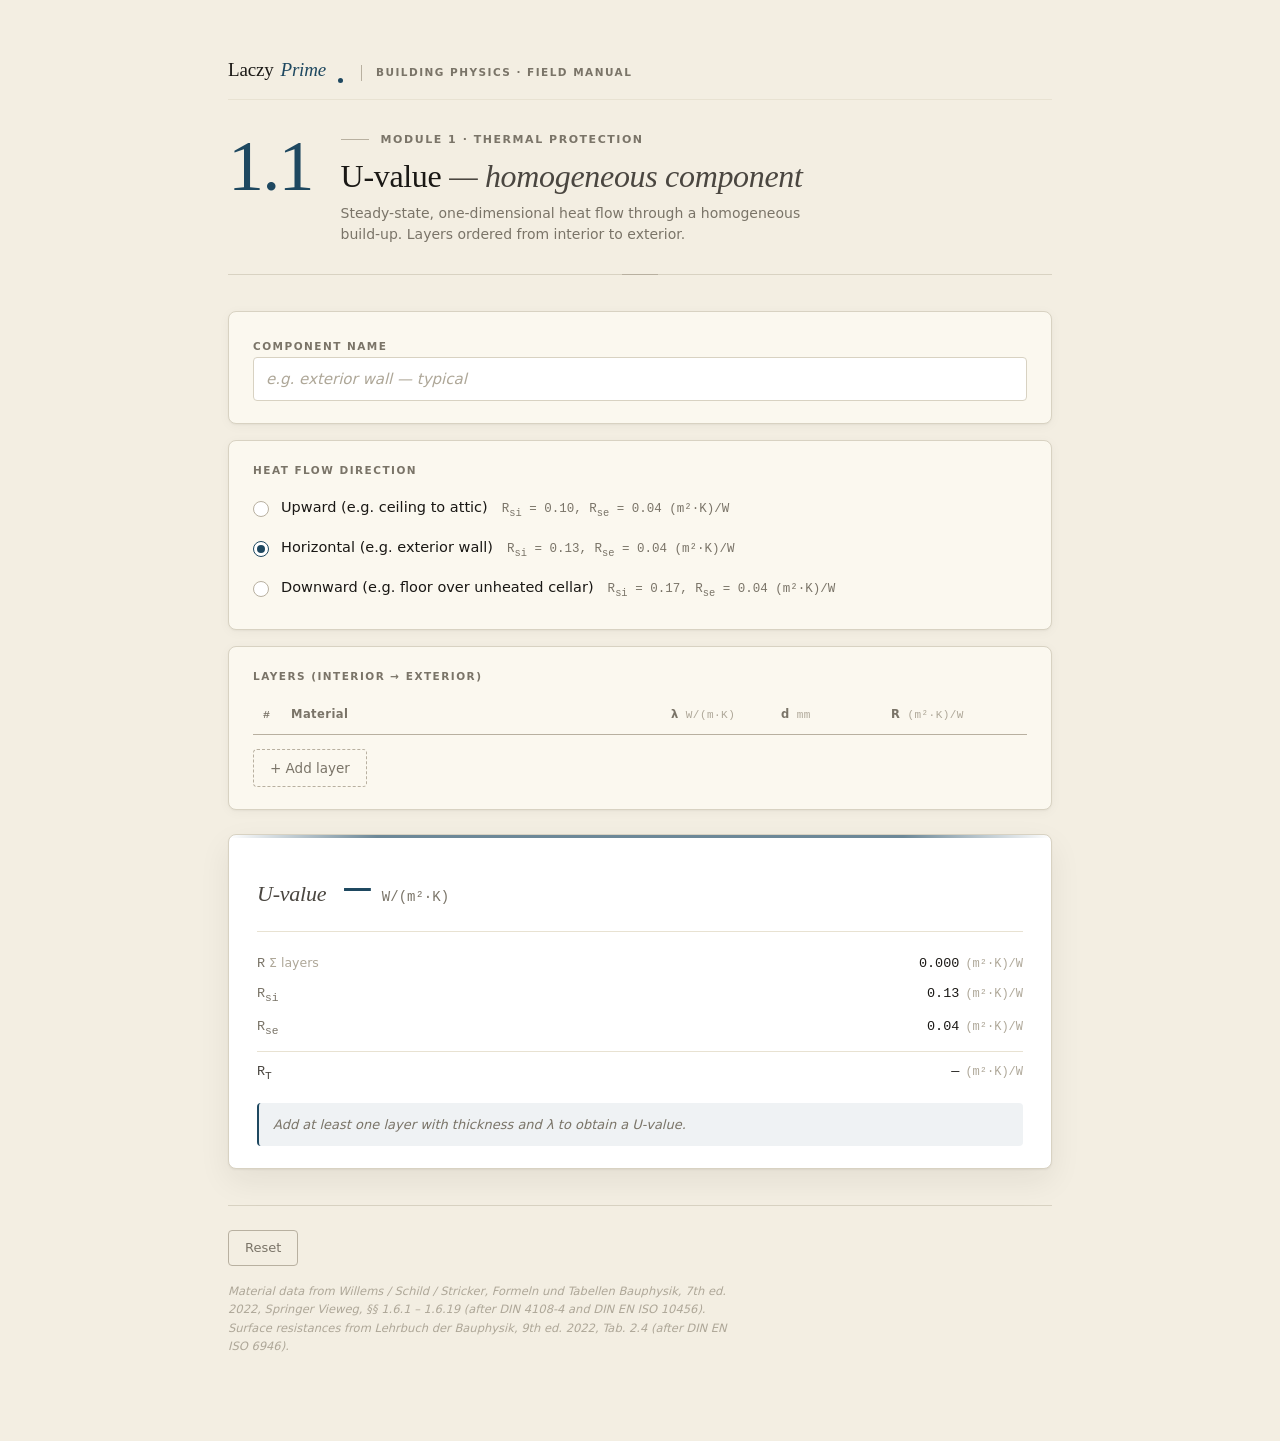
<file: index.html>
<!doctype html>
<html lang="en">
  <head>
    <meta charset="utf-8" />
    <meta name="viewport" content="width=device-width, initial-scale=1, viewport-fit=cover" />
    <title>LaczyPrime · U-value · 1.1</title>
    <meta
      http-equiv="Content-Security-Policy"
      content="
        default-src 'none';
        script-src 'self';
        style-src 'self';
        img-src 'self' data:;
        font-src 'self';
        connect-src 'none';
        manifest-src 'self';
        worker-src 'self';
        base-uri 'none';
        form-action 'none';
      "
    />

    <!-- PWA wiring -->
    <link rel="manifest" href="manifest.webmanifest" />
    <meta name="theme-color" content="#1e4860" media="(prefers-color-scheme: light)" />
    <meta name="theme-color" content="#16140f" media="(prefers-color-scheme: dark)" />
    <meta name="application-name" content="LaczyPrime" />
    <meta name="description" content="LaczyPrime — building physics field manual." />

    <!-- iOS standalone -->
    <link rel="apple-touch-icon" href="apple-touch-icon.png" />
    <meta name="apple-mobile-web-app-capable" content="yes" />
    <meta name="apple-mobile-web-app-status-bar-style" content="default" />
    <meta name="apple-mobile-web-app-title" content="LaczyPrime" />

    <link rel="icon" type="image/png" sizes="192x192" href="icon-192.png" />
    <link rel="icon" type="image/png" sizes="512x512" href="icon-512.png" />

    <link rel="stylesheet" href="style.css" />
  </head>
  <body>
    <main id="app"></main>
    <script type="module" src="uvalue-app.js"></script>
  </body>
</html>
</file>
<file: style.css>
/* Bauphysik · U-value · 1.1
 *
 * Aesthetic: editorial field manual.
 * Cream paper, serif chapter heading, restrained iron-blue accent.
 * Tabular numerals throughout for engineering precision.
 * No external dependencies (CSP-safe, offline-safe).
 */

:root {
  /* Surfaces */
  --bg:           #f3eee2;
  --bg-block:     #fbf8ef;
  --bg-elevated:  #ffffff;
  --bg-input:     #ffffff;

  /* Ink */
  --fg:           #1a1815;
  --fg-secondary: #4a4640;
  --fg-muted:     #7a7468;
  --fg-faint:     #aea798;

  /* Lines */
  --line:         #d8d2c2;
  --line-strong:  #b8b0a0;
  --line-hairline:#e8e2d2;

  /* Accent — iron blue, used sparingly */
  --accent:       #1e4860;
  --accent-soft:  rgba(30, 72, 96, 0.07);
  --accent-strong:#143240;

  --warn:         #8b3a1a;

  /* Shadows */
  --shadow-soft:    0 1px 2px rgba(26, 24, 21, 0.04),
                    0 2px 12px rgba(26, 24, 21, 0.04);
  --shadow-lifted:  0 1px 2px rgba(26, 24, 21, 0.06),
                    0 12px 32px rgba(26, 24, 21, 0.07);

  /* Fonts — system-resident only (no external loads under CSP) */
  --ui-font:    ui-sans-serif, system-ui, -apple-system, "Segoe UI Variable",
                "Segoe UI", sans-serif;
  --serif-font: ui-serif, "Iowan Old Style", "Hoefler Text", "Apple Garamond",
                "Palatino Linotype", Palatino, "Times New Roman", Georgia, serif;
  --num-font:   ui-monospace, "SF Mono", "JetBrains Mono", "Cascadia Mono",
                Menlo, Consolas, monospace;

  --radius:     4px;
  --radius-lg:  8px;
}

@media (prefers-color-scheme: dark) {
  :root {
    --bg:           #16140f;
    --bg-block:     #1e1b15;
    --bg-elevated:  #25211a;
    --bg-input:     #1a1812;

    --fg:           #ece6d6;
    --fg-secondary: #b8b2a2;
    --fg-muted:     #8a8478;
    --fg-faint:     #635e54;

    --line:         #2d2a23;
    --line-strong:  #45413a;
    --line-hairline:#221f19;

    --accent:       #7eafd1;
    --accent-soft:  rgba(126, 175, 209, 0.10);
    --accent-strong:#a3c8e2;

    --warn:         #d4a070;

    --shadow-soft:    0 1px 2px rgba(0, 0, 0, 0.25),
                      0 2px 12px rgba(0, 0, 0, 0.20);
    --shadow-lifted:  0 1px 2px rgba(0, 0, 0, 0.35),
                      0 12px 32px rgba(0, 0, 0, 0.30);
  }
}

* { box-sizing: border-box; }

html, body {
  margin: 0;
  padding: 0;
  background: var(--bg);
  color: var(--fg);
  font-family: var(--ui-font);
  font-size: 15px;
  line-height: 1.5;
  -webkit-font-smoothing: antialiased;
  -moz-osx-font-smoothing: grayscale;
  font-variant-numeric: tabular-nums lining-nums;
}

#app {
  position: relative;
  max-width: 880px;
  margin: 0 auto;
  padding: 56px 28px 80px;
}

/* ── header — brand + chapter opening ──────────────────────────── */
.appHeader {
  display: block;
  margin-bottom: 36px;
  padding-bottom: 28px;
  border-bottom: 1px solid var(--line);
  position: relative;
}
.appHeader::after {
  content: "";
  position: absolute;
  left: 50%;
  bottom: -3px;
  width: 36px;
  height: 5px;
  transform: translateX(-50%);
  background:
    linear-gradient(to bottom,
      var(--bg) 0%, var(--bg) 40%,
      var(--line-strong) 40%, var(--line-strong) 60%,
      var(--bg) 60%, var(--bg) 100%);
}

/* — Brand: LaczyPrime wordmark, top — */
.brand {
  display: flex;
  align-items: baseline;
  gap: 10px;
  margin-bottom: 32px;
  padding-bottom: 14px;
  border-bottom: 1px solid var(--line-hairline);
  flex-wrap: wrap;
}
.brandWord {
  font-family: var(--serif-font);
  font-size: 19px;
  font-weight: 400;
  letter-spacing: -0.01em;
  color: var(--fg);
}
.brandWordAccent {
  font-family: var(--serif-font);
  font-size: 19px;
  font-style: italic;
  font-weight: 400;
  letter-spacing: -0.01em;
  color: var(--accent);
  margin-left: -3px;
}
.brandDot {
  display: inline-block;
  width: 5px;
  height: 5px;
  border-radius: 50%;
  background: var(--accent);
  margin-left: 2px;
  margin-bottom: 2px;
  align-self: end;
}
.brandTag {
  font-size: 10.5px;
  font-weight: 600;
  letter-spacing: 0.14em;
  text-transform: uppercase;
  color: var(--fg-muted);
  margin-left: 8px;
  padding-left: 14px;
  border-left: 1px solid var(--line-strong);
}

/* — Chapter body — */
.headerBody {
  display: grid;
  grid-template-columns: auto 1fr;
  gap: 28px;
  align-items: start;
}

.chapterMark {
  font-family: var(--serif-font);
  font-size: 72px;
  font-weight: 400;
  line-height: 0.85;
  color: var(--accent);
  letter-spacing: -0.025em;
  padding-top: 4px;
  font-feature-settings: "lnum" 1;
}

.headerText { min-width: 0; }

.crumb {
  font-size: 11px;
  font-weight: 600;
  letter-spacing: 0.14em;
  text-transform: uppercase;
  color: var(--fg-muted);
  margin-bottom: 10px;
  display: flex;
  align-items: center;
  gap: 12px;
}
.crumb::before {
  content: "";
  width: 28px;
  height: 1px;
  background: var(--line-strong);
}

.appHeader h1 {
  font-family: var(--serif-font);
  font-weight: 400;
  font-size: 32px;
  line-height: 1.15;
  letter-spacing: -0.01em;
  margin: 0 0 8px;
  color: var(--fg);
}
.appHeader h1 em {
  font-style: italic;
  color: var(--fg-secondary);
}

.appHeader .sub {
  margin: 0;
  color: var(--fg-muted);
  font-size: 14px;
  max-width: 56ch;
  line-height: 1.55;
}

/* ── blocks ───────────────────────────────────────────────────── */
.block {
  background: var(--bg-block);
  border: 1px solid var(--line);
  border-radius: var(--radius-lg);
  padding: 22px 24px;
  margin-bottom: 16px;
  box-shadow: var(--shadow-soft);
}

.label {
  font-size: 10.5px;
  font-weight: 600;
  letter-spacing: 0.14em;
  text-transform: uppercase;
  color: var(--fg-muted);
  margin-bottom: 12px;
}

/* ── component name input ─────────────────────────────────────── */
.nameInput {
  width: 100%;
  padding: 10px 12px;
  border: 1px solid var(--line);
  border-radius: var(--radius);
  background: var(--bg-input);
  color: var(--fg);
  font: inherit;
  font-size: 15px;
  font-family: var(--ui-font);
  transition: border-color 120ms ease, box-shadow 120ms ease;
}
.nameInput::placeholder { color: var(--fg-faint); font-style: italic; }
.nameInput:focus {
  outline: none;
  border-color: var(--accent);
  box-shadow: 0 0 0 3px var(--accent-soft);
}

/* ── radio group ──────────────────────────────────────────────── */
.radioGroup { display: flex; flex-direction: column; gap: 4px; }
.radioRow {
  display: flex;
  align-items: center;
  gap: 12px;
  padding: 6px 8px;
  margin: 0 -8px;
  border-radius: var(--radius);
  transition: background 100ms ease;
}
.radioRow:hover { background: var(--accent-soft); }

input[type="radio"] {
  appearance: none;
  -webkit-appearance: none;
  width: 16px;
  height: 16px;
  margin: 0;
  border: 1.5px solid var(--line-strong);
  border-radius: 50%;
  background: var(--bg-input);
  position: relative;
  cursor: pointer;
  flex-shrink: 0;
  transition: border-color 120ms ease;
}
input[type="radio"]:hover { border-color: var(--accent); }
input[type="radio"]:checked { border-color: var(--accent); }
input[type="radio"]:checked::after {
  content: "";
  position: absolute;
  inset: 3px;
  background: var(--accent);
  border-radius: 50%;
}
input[type="radio"]:focus-visible {
  outline: none;
  box-shadow: 0 0 0 3px var(--accent-soft);
}

.radioLabel {
  cursor: pointer;
  color: var(--fg);
  font-size: 14.5px;
  flex: 1;
  display: flex;
  align-items: baseline;
  gap: 14px;
  flex-wrap: wrap;
}
.radioLabel .meta {
  color: var(--fg-muted);
  font-family: var(--num-font);
  font-size: 12.5px;
  font-feature-settings: "tnum" 1;
}

/* ── layers table ─────────────────────────────────────────────── */
.layers {
  width: 100%;
  border-collapse: collapse;
  margin-top: 6px;
}
.layers th, .layers td {
  padding: 9px 10px;
  text-align: left;
  vertical-align: middle;
}
.layers thead th {
  font-weight: 600;
  font-size: 11.5px;
  letter-spacing: 0.04em;
  color: var(--fg-muted);
  border-bottom: 1px solid var(--line-strong);
  padding-bottom: 10px;
}
.layers tbody tr {
  border-bottom: 1px solid var(--line-hairline);
}
.layers tbody tr:last-child { border-bottom: none; }
.layers .unit {
  color: var(--fg-faint);
  font-weight: 400;
  font-family: var(--num-font);
  font-size: 11px;
  font-feature-settings: "tnum" 1;
}
.colNum {
  width: 28px;
  color: var(--fg-faint);
  font-family: var(--num-font);
  font-feature-settings: "tnum" 1;
  font-size: 13px;
}
.colMat { min-width: 220px; }
.colLam, .colThk, .colR { width: 110px; }
.colAct { width: 36px; text-align: center; }

.derived {
  font-family: var(--num-font);
  font-feature-settings: "tnum" 1;
  color: var(--fg-secondary);
  text-align: right;
  font-size: 13.5px;
}

.customNameInput {
  width: 100%;
  padding: 7px 10px;
  border: 1px solid var(--line);
  border-radius: var(--radius);
  background: var(--bg-input);
  color: var(--fg);
  font: inherit;
  font-size: 14px;
  font-family: var(--ui-font);
  margin-top: 6px;
  transition: border-color 120ms ease, box-shadow 120ms ease;
}
.customNameInput::placeholder { color: var(--fg-faint); font-style: italic; }
.customNameInput:focus, .num:focus {
  outline: none;
  border-color: var(--accent);
  box-shadow: 0 0 0 3px var(--accent-soft);
}

/* — Material picker trigger — looks like a select, behaves like a button */
.matTrigger {
  width: 100%;
  padding: 7px 28px 7px 10px;
  border: 1px solid var(--line);
  border-radius: var(--radius);
  background: var(--bg-input);
  color: var(--fg);
  font: inherit;
  font-size: 14px;
  font-family: var(--ui-font);
  text-align: left;
  cursor: pointer;
  position: relative;
  transition: border-color 120ms ease, box-shadow 120ms ease;
  display: block;
}
.matTrigger:hover { border-color: var(--line-strong); }
.matTrigger:focus, .matTrigger:focus-visible {
  outline: none;
  border-color: var(--accent);
  box-shadow: 0 0 0 3px var(--accent-soft);
}
.matTrigger.is-placeholder .matTriggerLabel {
  color: var(--fg-faint);
  font-style: italic;
}
.matTriggerLabel {
  display: block;
  overflow: hidden;
  text-overflow: ellipsis;
  white-space: nowrap;
}
.matTriggerChevron {
  position: absolute;
  right: 10px;
  top: 50%;
  transform: translateY(-50%);
  color: var(--fg-muted);
  font-size: 10px;
  pointer-events: none;
}

/* — Picker popover — */
.matPopover {
  background: var(--bg-elevated);
  border: 1px solid var(--line-strong);
  border-radius: var(--radius-lg);
  box-shadow: var(--shadow-lifted);
  max-height: 420px;
  max-width: 520px;
  display: flex;
  flex-direction: column;
  z-index: 100;
  overflow: hidden;
  animation: matPopIn 120ms ease-out;
}
@keyframes matPopIn {
  from { opacity: 0; transform: translateY(-4px); }
  to   { opacity: 1; transform: translateY(0); }
}

.matSearch {
  width: 100%;
  padding: 10px 14px;
  border: none;
  border-bottom: 1px solid var(--line);
  background: var(--bg-elevated);
  color: var(--fg);
  font: inherit;
  font-family: var(--ui-font);
  font-size: 14px;
  flex-shrink: 0;
}
.matSearch::placeholder { color: var(--fg-faint); font-style: italic; }
.matSearch:focus { outline: none; }
.matSearch::-webkit-search-cancel-button { display: none; }

.matList {
  overflow-y: auto;
  flex: 1;
  padding: 4px 0 6px;
}
.matList::-webkit-scrollbar { width: 8px; }
.matList::-webkit-scrollbar-track { background: transparent; }
.matList::-webkit-scrollbar-thumb {
  background: var(--line-strong);
  border-radius: 4px;
  border: 2px solid var(--bg-elevated);
}

.matCatHead {
  font-size: 10px;
  font-weight: 700;
  letter-spacing: 0.14em;
  text-transform: uppercase;
  color: var(--accent);
  padding: 12px 14px 4px;
  position: sticky;
  top: 0;
  background: var(--bg-elevated);
}
.matSubHead {
  font-size: 11px;
  font-weight: 500;
  color: var(--fg-muted);
  padding: 6px 14px 2px;
  font-style: italic;
}

.matItem {
  display: flex;
  width: 100%;
  align-items: baseline;
  justify-content: space-between;
  gap: 16px;
  padding: 6px 14px;
  border: none;
  background: transparent;
  font: inherit;
  font-family: var(--ui-font);
  text-align: left;
  cursor: pointer;
  color: var(--fg);
  font-size: 13.5px;
  transition: background 80ms ease;
}
.matItem:hover, .matItem:focus {
  background: var(--accent-soft);
  outline: none;
}
.matItem.is-selected {
  background: var(--accent-soft);
  font-weight: 500;
}
.matItem.is-selected .matItemName::before {
  content: "✓ ";
  color: var(--accent);
  font-weight: 700;
}
.matItem--custom {
  border-bottom: 1px solid var(--line-hairline);
  margin-bottom: 4px;
}
.matItem--custom .matItemName { font-style: italic; color: var(--fg-secondary); }
.matItemName {
  flex: 1;
  min-width: 0;
}
.matItemMeta {
  font-family: var(--num-font);
  font-feature-settings: "tnum" 1, "lnum" 1;
  font-size: 12px;
  color: var(--fg-muted);
  white-space: nowrap;
  flex-shrink: 0;
}
.matEmpty {
  padding: 24px 14px;
  text-align: center;
  color: var(--fg-muted);
  font-style: italic;
  font-size: 13px;
}

.num {
  width: 100%;
  padding: 7px 10px;
  border: 1px solid var(--line);
  border-radius: var(--radius);
  background: var(--bg-input);
  color: var(--fg);
  font-family: var(--num-font);
  font-feature-settings: "tnum" 1, "lnum" 1;
  font-size: 14px;
  text-align: right;
  transition: border-color 120ms ease, box-shadow 120ms ease;
}
.num::-webkit-outer-spin-button,
.num::-webkit-inner-spin-button {
  -webkit-appearance: none;
  margin: 0;
}
.num { -moz-appearance: textfield; }

.addBtn {
  margin-top: 14px;
  padding: 8px 16px;
  font: inherit;
  font-family: var(--ui-font);
  font-size: 13.5px;
  font-weight: 500;
  border: 1px dashed var(--line-strong);
  background: transparent;
  color: var(--fg-muted);
  cursor: pointer;
  border-radius: var(--radius);
  transition: all 120ms ease;
}
.addBtn:hover {
  border-color: var(--accent);
  border-style: solid;
  color: var(--accent);
  background: var(--accent-soft);
}

.rmBtn {
  border: none;
  background: transparent;
  color: var(--fg-faint);
  font-size: 18px;
  cursor: pointer;
  width: 26px;
  height: 26px;
  line-height: 1;
  border-radius: var(--radius);
  padding: 0;
  transition: all 120ms ease;
}
.rmBtn:hover {
  color: var(--warn);
  background: rgba(139, 58, 26, 0.08);
}

/* ── results panel — hero treatment ───────────────────────────── */
.results {
  background: var(--bg-elevated);
  border: 1px solid var(--line);
  border-radius: var(--radius-lg);
  padding: 26px 28px 22px;
  margin-top: 24px;
  margin-bottom: 22px;
  box-shadow: var(--shadow-lifted);
  position: relative;
  overflow: hidden;
}
.results::before {
  content: "";
  position: absolute;
  top: 0;
  left: 0;
  right: 0;
  height: 3px;
  background: linear-gradient(90deg,
    transparent 0%,
    var(--accent) 18%, var(--accent) 82%,
    transparent 100%);
  opacity: 0.65;
}

.hero {
  display: flex;
  align-items: baseline;
  gap: 18px;
  padding: 6px 0 20px;
  border-bottom: 1px solid var(--line-hairline);
  margin-bottom: 18px;
  flex-wrap: wrap;
}
.heroLabel {
  font-family: var(--serif-font);
  font-style: italic;
  font-size: 22px;
  color: var(--fg-secondary);
  font-weight: 400;
  letter-spacing: -0.01em;
}
.heroLine {
  display: flex;
  align-items: baseline;
  gap: 12px;
}
.heroValue {
  font-family: var(--num-font);
  font-feature-settings: "tnum" 1, "lnum" 1;
  font-size: 44px;
  font-weight: 500;
  letter-spacing: -0.02em;
  color: var(--accent);
  line-height: 1;
}
.heroUnit {
  font-family: var(--num-font);
  font-feature-settings: "tnum" 1;
  color: var(--fg-muted);
  font-size: 14px;
  white-space: nowrap;
}

.breakdown {
  display: flex;
  flex-direction: column;
  gap: 2px;
}
.resRow {
  display: grid;
  grid-template-columns: 1fr auto;
  align-items: baseline;
  padding: 4px 0;
  font-size: 13.5px;
}
.resLabel {
  color: var(--fg-muted);
  font-family: var(--num-font);
  font-feature-settings: "tnum" 1;
}
.resLabel .rowSub {
  color: var(--fg-faint);
  font-family: var(--ui-font);
  font-size: 12.5px;
  margin-left: 4px;
}
.resValueGroup {
  font-family: var(--num-font);
  font-feature-settings: "tnum" 1, "lnum" 1;
  white-space: nowrap;
}
.resValue { color: var(--fg); }
.resUnit {
  color: var(--fg-faint);
  margin-left: 6px;
  font-size: 12px;
}
.rTotalLine {
  border-top: 1px solid var(--line-hairline);
  margin-top: 6px;
  padding-top: 10px;
  font-weight: 500;
}
.rTotalLine .resLabel { color: var(--fg-secondary); }
.rTotalLine .resValue { color: var(--fg); font-weight: 500; }

.hint {
  color: var(--fg-muted);
  font-size: 13px;
  font-style: italic;
  margin: 14px 0 0;
  padding: 12px 14px;
  background: var(--accent-soft);
  border-radius: var(--radius);
  border-left: 2px solid var(--accent);
}

/* ── footer ───────────────────────────────────────────────────── */
.appFooter {
  margin-top: 36px;
  padding-top: 24px;
  border-top: 1px solid var(--line);
  display: flex;
  flex-direction: column;
  gap: 16px;
}
.resetBtn {
  align-self: flex-start;
  padding: 7px 16px;
  font: inherit;
  font-family: var(--ui-font);
  font-size: 13px;
  border: 1px solid var(--line-strong);
  background: transparent;
  color: var(--fg-muted);
  cursor: pointer;
  border-radius: var(--radius);
  transition: all 120ms ease;
}
.resetBtn:hover {
  color: var(--warn);
  border-color: var(--warn);
  background: rgba(139, 58, 26, 0.04);
}
.src {
  margin: 0;
  font-size: 11.5px;
  color: var(--fg-faint);
  line-height: 1.6;
  font-style: italic;
  max-width: 70ch;
}

::selection {
  background: var(--accent);
  color: var(--bg-elevated);
}

/* ── responsive ───────────────────────────────────────────────── */
@media (max-width: 720px) {
  #app { padding: 36px 18px 56px; }
  .headerBody {
    grid-template-columns: 1fr;
    gap: 12px;
  }
  .brand { gap: 6px; }
  .brandTag {
    margin-left: 0;
    padding-left: 0;
    border-left: none;
    width: 100%;
  }
  .chapterMark { font-size: 48px; padding-top: 0; }
  .appHeader h1 { font-size: 26px; }
  .layers th, .layers td { padding: 6px 6px; }
  .colMat { min-width: 130px; }
  .colLam, .colThk, .colR { width: 72px; }
  .heroValue { font-size: 36px; }
  .heroLabel { font-size: 18px; }
  .matPopover { max-width: 90vw; }
  .boundaryRow { gap: 14px; }
  .qValue { font-size: 22px; }
  .tempFig { margin: 16px -4px 0; }
}

/* ── temperature profile sub-section ──────────────────────────── */

:root {
  --temp-line:        #b8362d;
  --temp-line-glow:   rgba(184, 54, 45, 0.16);
}
@media (prefers-color-scheme: dark) {
  :root {
    --temp-line:      #e26a60;
    --temp-line-glow: rgba(226, 106, 96, 0.22);
  }
}

.profileBlock {
  margin-top: 22px;
  padding-top: 22px;
  border-top: 1px solid var(--line-hairline);
}

.profileHead {
  display: flex;
  align-items: baseline;
  justify-content: space-between;
  gap: 16px;
  margin-bottom: 16px;
  flex-wrap: wrap;
}
.profileTitle {
  font-family: var(--serif-font);
  font-style: italic;
  font-size: 20px;
  color: var(--fg);
  font-weight: 400;
  letter-spacing: -0.01em;
}
.profileSub {
  font-size: 11px;
  font-weight: 600;
  letter-spacing: 0.14em;
  text-transform: uppercase;
  color: var(--fg-muted);
}

/* Boundary condition inputs */
.boundaryRow {
  display: flex;
  gap: 24px;
  margin-bottom: 18px;
  flex-wrap: wrap;
  padding: 12px 14px;
  background: var(--accent-soft);
  border-radius: var(--radius);
}
.boundaryField {
  display: flex;
  align-items: center;
  gap: 8px;
}
.boundaryLabel {
  font-family: var(--num-font);
  font-feature-settings: "tnum" 1;
  font-size: 14px;
  color: var(--fg-secondary);
  min-width: 22px;
}
.boundaryUnit {
  font-family: var(--num-font);
  font-feature-settings: "tnum" 1;
  font-size: 12px;
  color: var(--fg-muted);
}
.numCompact {
  width: 78px;
  padding: 5px 8px;
  font-size: 13.5px;
}

/* q line */
.qLine {
  display: flex;
  align-items: baseline;
  justify-content: space-between;
  gap: 16px;
  padding: 8px 0 14px;
  border-bottom: 1px solid var(--line-hairline);
  margin-bottom: 14px;
}
.qLabel {
  display: flex;
  align-items: baseline;
  gap: 10px;
  font-family: var(--num-font);
  font-feature-settings: "tnum" 1;
  color: var(--fg-secondary);
  font-size: 15px;
}
.qSub {
  color: var(--fg-faint);
  font-family: var(--ui-font);
  font-size: 12px;
  font-style: italic;
}
.qValueGroup {
  font-family: var(--num-font);
  font-feature-settings: "tnum" 1, "lnum" 1;
  white-space: nowrap;
}
.qValue {
  color: var(--accent);
  font-size: 26px;
  font-weight: 500;
}
.qUnit {
  color: var(--fg-muted);
  font-size: 12px;
  margin-left: 5px;
}

/* θ-table */
.thetaTable {
  width: 100%;
  border-collapse: collapse;
  margin-bottom: 18px;
}
.thetaTable th, .thetaTable td {
  padding: 6px 8px;
  text-align: left;
  font-size: 13px;
  vertical-align: middle;
}
.thetaTable thead th {
  font-weight: 600;
  font-size: 10.5px;
  letter-spacing: 0.12em;
  text-transform: uppercase;
  color: var(--fg-muted);
  border-bottom: 1px solid var(--line);
  padding-bottom: 8px;
}
.thetaTable tbody tr {
  border-bottom: 1px solid var(--line-hairline);
}
.thetaTable tbody tr:last-child { border-bottom: none; }
.thetaTable .tNum {
  text-align: right;
  font-family: var(--num-font);
  font-feature-settings: "tnum" 1, "lnum" 1;
}
.thetaTable .tUnit {
  color: var(--fg-faint);
  font-size: 11px;
  margin-left: 3px;
}
.thetaRow--air_interior td:first-child,
.thetaRow--air_exterior td:first-child {
  color: var(--fg-secondary);
  font-weight: 500;
}
.thetaRow--surface_interior td:first-child,
.thetaRow--surface_exterior td:first-child {
  color: var(--accent);
  font-weight: 500;
}

/* SVG figure */
.tempFig {
  margin: 18px 0 0;
  padding: 0;
}
.tempSvg {
  display: block;
  width: 100%;
  height: auto;
  max-width: 100%;
  background: var(--bg-input);
  border: 1px solid var(--line);
  border-radius: var(--radius);
}

.tempSvg .airBand { fill: var(--accent-soft); }
.tempSvg .layerBand--a { fill: rgba(0, 0, 0, 0.015); }
.tempSvg .layerBand--b { fill: rgba(0, 0, 0, 0.045); }

@media (prefers-color-scheme: dark) {
  .tempSvg .layerBand--a { fill: rgba(255, 255, 255, 0.025); }
  .tempSvg .layerBand--b { fill: rgba(255, 255, 255, 0.060); }
}

.tempSvg .axisLine {
  stroke: var(--line-strong);
  stroke-width: 1;
  fill: none;
}
.tempSvg .surfaceLine {
  stroke: var(--line-strong);
  stroke-width: 1.2;
  fill: none;
}
.tempSvg .interfaceLine {
  stroke: var(--line);
  stroke-width: 1;
  stroke-dasharray: 2 3;
  fill: none;
}
.tempSvg .gridLine {
  stroke: var(--line-hairline);
  stroke-width: 1;
  fill: none;
}
.tempSvg .gridLine--zero {
  stroke: var(--line-strong);
  stroke-width: 1;
  stroke-dasharray: 4 3;
}
.tempSvg .tickMark {
  stroke: var(--line-strong);
  stroke-width: 1;
}
.tempSvg .axisLabel {
  font-family: var(--num-font);
  font-feature-settings: "tnum" 1, "lnum" 1;
  font-size: 10px;
  fill: var(--fg-muted);
}
.tempSvg .axisTitle {
  font-family: var(--ui-font);
  font-style: italic;
  font-size: 11px;
  fill: var(--fg-secondary);
}
.tempSvg .layerName {
  font-family: var(--ui-font);
  font-size: 10.5px;
  fill: var(--fg-secondary);
  font-style: italic;
}

.tempSvg .tempLine {
  stroke: var(--temp-line);
  stroke-width: 2;
  stroke-linejoin: round;
  stroke-linecap: round;
  fill: none;
}
.tempSvg .tempDot {
  fill: var(--temp-line);
  stroke: var(--bg-input);
  stroke-width: 1.2;
}
.tempSvg .tempLabel {
  font-family: var(--num-font);
  font-feature-settings: "tnum" 1, "lnum" 1;
  font-size: 10px;
  font-weight: 500;
  fill: var(--temp-line);
  paint-order: stroke;
  stroke: var(--bg-input);
  stroke-width: 3;
  stroke-linejoin: round;
}

/* ── calculation steps — transparent computation log ──────────── */
.calcSteps {
  margin: 22px 0 4px;
  padding: 18px 18px 14px;
  background: var(--bg-block);
  border: 1px solid var(--line-hairline);
  border-radius: var(--radius);
}

.calcStepsHead {
  font-family: var(--serif-font);
  font-style: italic;
  font-size: 17px;
  color: var(--fg-secondary);
  font-weight: 400;
  margin-bottom: 14px;
  letter-spacing: -0.01em;
}

.calcStepHead {
  display: flex;
  align-items: baseline;
  gap: 10px;
  margin: 14px 0 6px;
  padding-bottom: 4px;
  border-bottom: 1px solid var(--line-hairline);
}
.calcStepHead:first-of-type { margin-top: 0; }
.calcStepNum {
  font-family: var(--serif-font);
  color: var(--accent);
  font-size: 15px;
  font-weight: 500;
  letter-spacing: -0.01em;
  min-width: 18px;
}
.calcStepTitle {
  font-size: 11px;
  font-weight: 600;
  letter-spacing: 0.12em;
  text-transform: uppercase;
  color: var(--fg-muted);
}

.cascadeList {
  display: flex;
  flex-direction: column;
  gap: 2px;
}

.formulaLine {
  display: flex;
  flex-wrap: wrap;
  align-items: baseline;
  column-gap: 8px;
  row-gap: 2px;
  padding: 4px 0;
  font-size: 13px;
  font-family: var(--num-font);
  font-feature-settings: "tnum" 1, "lnum" 1;
  color: var(--fg-secondary);
}
.formulaLine.cascadeClose {
  margin-top: 4px;
  padding-top: 6px;
  border-top: 1px dashed var(--line);
  color: var(--fg-muted);
  font-style: italic;
}
.fSym {
  color: var(--fg);
  white-space: nowrap;
}
.fSym sub {
  font-size: 0.78em;
}
.fEq {
  color: var(--fg-faint);
}
.fNum {
  color: var(--fg-secondary);
  /* allow this to be the wrap point if needed */
}
.fResult {
  white-space: nowrap;
  margin-left: auto;     /* push result to the right on wide rows */
}
.fEqResult {
  margin-right: 6px;
}
.fResultValue {
  color: var(--accent);
  font-weight: 500;
}
.fResultUnit {
  color: var(--fg-faint);
  margin-left: 4px;
  font-size: 11.5px;
}

.calcNote {
  margin: 12px 0 0;
  font-size: 11.5px;
  color: var(--fg-faint);
  font-style: italic;
  font-family: var(--ui-font);
}

/* ── update banner — "new version available" ──────────────────── */
.updateBanner {
  position: fixed;
  left: 50%;
  bottom: 18px;
  transform: translateX(-50%);
  display: flex;
  align-items: center;
  gap: 14px;
  padding: 10px 14px 10px 18px;
  background: var(--accent);
  color: #fbf8ef;
  border-radius: var(--radius-lg);
  box-shadow: var(--shadow-lifted);
  z-index: 200;
  font-size: 14px;
  font-family: var(--ui-font);
  animation: bannerSlideUp 220ms ease-out;
  max-width: calc(100vw - 32px);
}
@keyframes bannerSlideUp {
  from { opacity: 0; transform: translate(-50%, 12px); }
  to   { opacity: 1; transform: translate(-50%, 0); }
}
.updateBannerText {
  font-weight: 500;
  letter-spacing: 0.01em;
}
.updateBannerBtn {
  padding: 6px 14px;
  font: inherit;
  font-family: var(--ui-font);
  font-size: 13px;
  font-weight: 600;
  background: #fbf8ef;
  color: var(--accent-strong);
  border: none;
  border-radius: var(--radius);
  cursor: pointer;
  transition: background 120ms ease;
}
.updateBannerBtn:hover {
  background: #ffffff;
}
.updateBannerDismiss {
  background: transparent;
  border: none;
  color: rgba(251, 248, 239, 0.7);
  font-size: 18px;
  line-height: 1;
  padding: 4px 6px;
  cursor: pointer;
  border-radius: var(--radius);
  transition: color 120ms ease;
}
.updateBannerDismiss:hover {
  color: #ffffff;
}
@media (prefers-color-scheme: dark) {
  .updateBanner {
    background: var(--accent-strong);
    color: var(--fg);
  }
  .updateBannerBtn {
    background: var(--accent);
    color: var(--bg);
  }
}
@media (max-width: 720px) {
  .updateBanner {
    left: 12px;
    right: 12px;
    bottom: 12px;
    transform: none;
    max-width: none;
  }
  @keyframes bannerSlideUp {
    from { opacity: 0; transform: translateY(12px); }
    to   { opacity: 1; transform: translateY(0); }
  }
}
</file>
